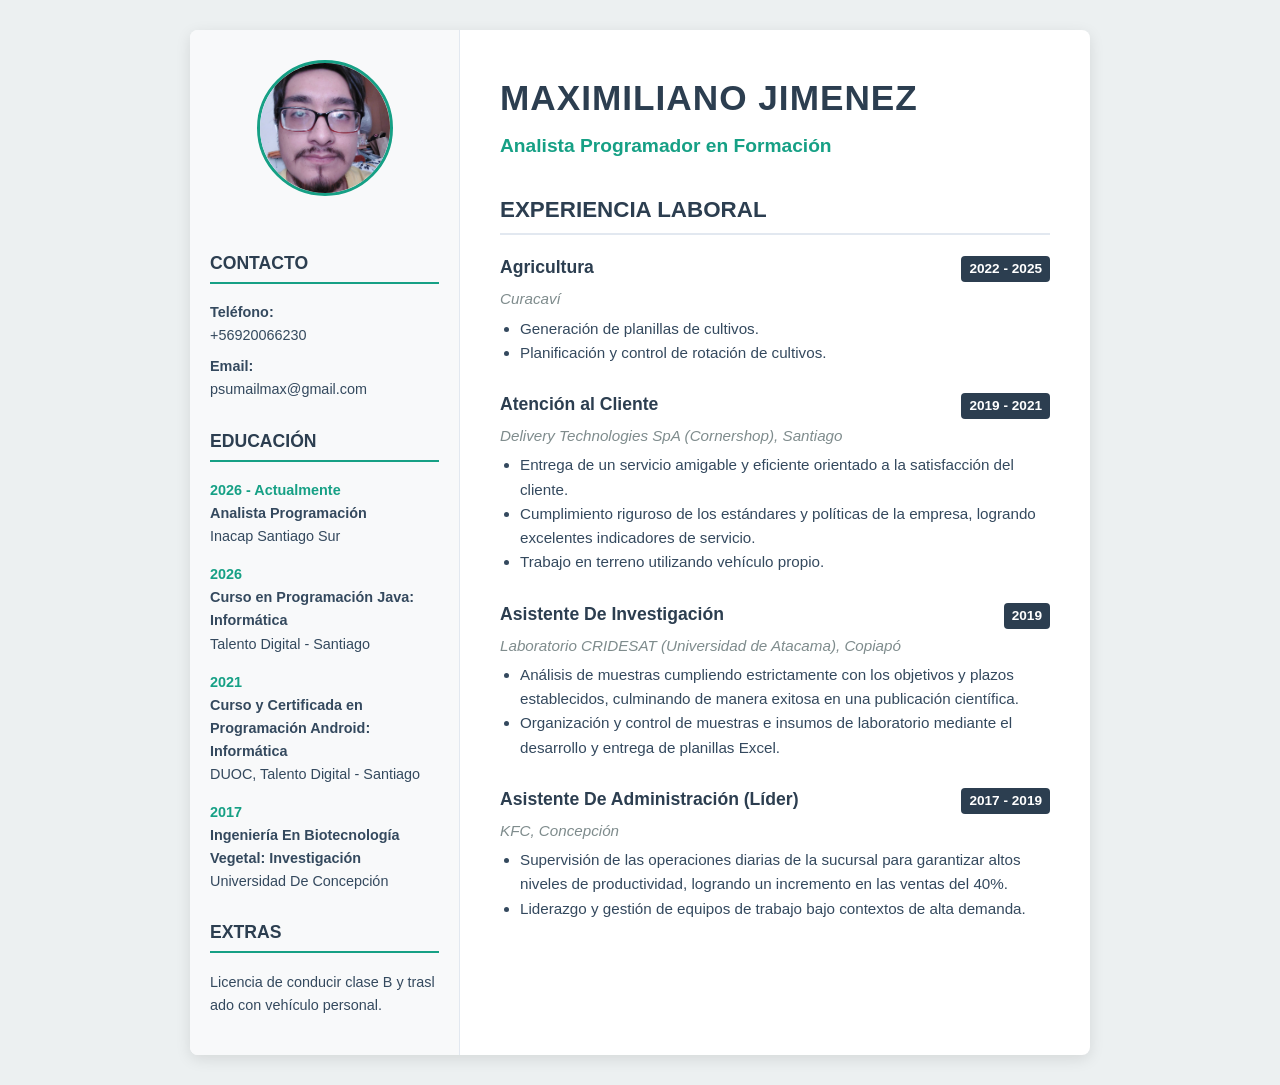
<file: modulo1_html_css_javascript_bootstrap/3-.Curriculo Vitae/curriculo/index.html>
<!DOCTYPE html>
<html lang="es">
<head>
    <meta charset="UTF-8">
    <meta name="viewport" content="width=device-width, initial-scale=1.0">
    <title>CV - Maximiliano Jimenez</title>
    <style>
        :root {
            --primary-color: #2c3e50;
            --secondary-color: #16a085;
            --text-color: #34495e;
            --bg-sidebar: #f8f9fa;
        }

        body {
            font-family: 'Segoe UI', Tahoma, Geneva, Verdana, sans-serif;
            line-height: 1.6;
            color: var(--text-color);
            margin: 0;
            padding: 0;
            background-color: #ecf0f1;
        }

        .cv-container {
            max-width: 900px;
            margin: 30px auto;
            background: #fff;
            display: grid;
            grid-template-columns: 30% 70%;
            box-shadow: 0 4px 15px rgba(0,0,0,0.1);
            border-radius: 8px;
            overflow: hidden;
        }

        /* Barra Lateral (Contacto y Educación) */
        .sidebar {
            background-color: var(--bg-sidebar);
            padding: 30px 20px;
            border-right: 1px solid #e2e8f0;
        }

        .profile-section {
            text-align: center;
            margin-bottom: 30px;
        }

        .profile-img {
            width: 130px;
            height: 130px;
            border-radius: 50%;
            object-fit: cover;
            border: 3px solid var(--secondary-color);
            margin-bottom: 15px;
        }

        .sidebar h3 {
            color: var(--primary-color);
            border-bottom: 2px solid var(--secondary-color);
            padding-bottom: 5px;
            margin-top: 25px;
            font-size: 1.1rem;
            text-transform: uppercase;
        }

        .contact-info p {
            font-size: 0.9rem;
            margin: 8px 0;
            word-break: break-all;
        }

        .contact-info a {
            color: var(--secondary-color);
            text-decoration: none;
        }

        .contact-info a:hover {
            text-decoration: underline;
        }

        /* Contenido Principal (Experiencia) */
        .main-content {
            padding: 40px;
        }

        .header-main h1 {
            font-size: 2.2rem;
            color: var(--primary-color);
            margin: 0 0 5px 0;
            text-transform: uppercase;
            letter-spacing: 1px;
        }

        .header-main .subtitle {
            font-size: 1.2rem;
            color: var(--secondary-color);
            margin: 0 0 30px 0;
            font-weight: 600;
        }

        .main-content h2 {
            color: var(--primary-color);
            border-bottom: 2px solid #e2e8f0;
            padding-bottom: 5px;
            margin-top: 30px;
            font-size: 1.4rem;
            text-transform: uppercase;
        }

        .timeline-item {
            margin-bottom: 25px;
        }

        .timeline-header {
            display: flex;
            justify-content: space-between;
            align-items: baseline;
            margin-bottom: 5px;
        }

        .job-title {
            font-weight: bold;
            font-size: 1.1rem;
            color: var(--primary-color);
        }

        .company-location {
            font-style: italic;
            color: #7f8c8d;
            font-size: 0.95rem;
        }

        .date-badge {
            background-color: var(--primary-color);
            color: #fff;
            padding: 2px 8px;
            border-radius: 4px;
            font-size: 0.85rem;
            font-weight: bold;
        }

        .timeline-item ul {
            margin: 5px 0 0 0;
            padding-left: 20px;
            font-size: 0.95rem;
        }

        .edu-item {
            margin-bottom: 15px;
            font-size: 0.9rem;
        }

        .edu-date {
            font-weight: bold;
            color: var(--secondary-color);
            display: block;
        }

        /* Adaptabilidad para pantallas móviles */
        @media (max-width: 768px) {
            .cv-container {
                grid-template-columns: 1fr;
            }
            .sidebar {
                border-right: none;
                border-bottom: 1px solid #e2e8f0;
            }
        }
    </style>
</head>
<body>

    <div class="cv-container">
        
        <aside class="sidebar">
            <div class="profile-section">
                <img src="../curriculo/assets/img/maximiliano.jpg" alt="Foto de perfil de Maximilia jimenez" class="profile-img" onerror="this.src='https://via.placeholder.com/150'">
            </div>

            <h3>Contacto</h3>
            <div class="contact-info">
                <p><strong>Teléfono:</strong><br>+56920066230</p>
                <p><strong>Email:</strong><br>psumailmax@gmail.com</p>

            </div>

            <h3>Educación</h3>
            <div class="edu-item">
                <span class="edu-date">2026 - Actualmente</span>
                <strong>Analista Programación</strong><br>
                Inacap Santiago Sur
            </div>
            <div class="edu-item">
                <span class="edu-date">2026</span>
                <strong>Curso en Programación Java: Informática</strong><br>
                Talento Digital - Santiago
            </div>
            <div class="edu-item">
                <span class="edu-date">2021</span>
                <strong>Curso y Certificada en Programación Android: Informática</strong><br>
                DUOC, Talento Digital - Santiago
            </div>
            <div class="edu-item">
                <span class="edu-date">2017</span>
                <strong>Ingeniería En Biotecnología Vegetal: Investigación</strong><br>
                Universidad De Concepción
            </div>

            <h3>Extras</h3>
            <div class="contact-info">
                <p>Licencia de conducir clase B y traslado con vehículo personal.</p>
            </div>
        </aside>

        <main class="main-content">
            <header class="header-main">
                <h1>Maximiliano Jimenez</h1>
                <div class="subtitle">Analista Programador en Formación</div>
            </header>

            <h2>Experiencia Laboral</h2>

            <div class="timeline-item">
                <div class="timeline-header">
                    <span class="job-title">Agricultura</span>
                    <span class="date-badge">2022 - 2025</span>
                </div>
                <div class="company-location">Curacaví</div>
                <ul>
                    <li>Generación de planillas de cultivos.</li>
                    <li>Planificación y control de rotación de cultivos.</li>
                </ul>
            </div>

            <div class="timeline-item">
                <div class="timeline-header">
                    <span class="job-title">Atención al Cliente</span>
                    <span class="date-badge">2019 - 2021</span>
                </div>
                <div class="company-location">Delivery Technologies SpA (Cornershop), Santiago</div>
                <ul>
                    <li>Entrega de un servicio amigable y eficiente orientado a la satisfacción del cliente.</li>
                    <li>Cumplimiento riguroso de los estándares y políticas de la empresa, logrando excelentes indicadores de servicio.</li>
                    <li>Trabajo en terreno utilizando vehículo propio.</li>
                </ul>
            </div>

            <div class="timeline-item">
                <div class="timeline-header">
                    <span class="job-title">Asistente De Investigación</span>
                    <span class="date-badge">2019</span>
                </div>
                <div class="company-location">Laboratorio CRIDESAT (Universidad de Atacama), Copiapó</div>
                <ul>
                    <li>Análisis de muestras cumpliendo estrictamente con los objetivos y plazos establecidos, culminando de manera exitosa en una publicación científica.</li>
                    <li>Organización y control de muestras e insumos de laboratorio mediante el desarrollo y entrega de planillas Excel.</li>
                </ul>
            </div>

            <div class="timeline-item">
                <div class="timeline-header">
                    <span class="job-title">Asistente De Administración (Líder)</span>
                    <span class="date-badge">2017 - 2019</span>
                </div>
                <div class="company-location">KFC, Concepción</div>
                <ul>
                    <li>Supervisión de las operaciones diarias de la sucursal para garantizar altos niveles de productividad, logrando un incremento en las ventas del 40%.</li>
                    <li>Liderazgo y gestión de equipos de trabajo bajo contextos de alta demanda.</li>
                </ul>
            </div>
        </main>

    </div>

</body>
</html>
</file>
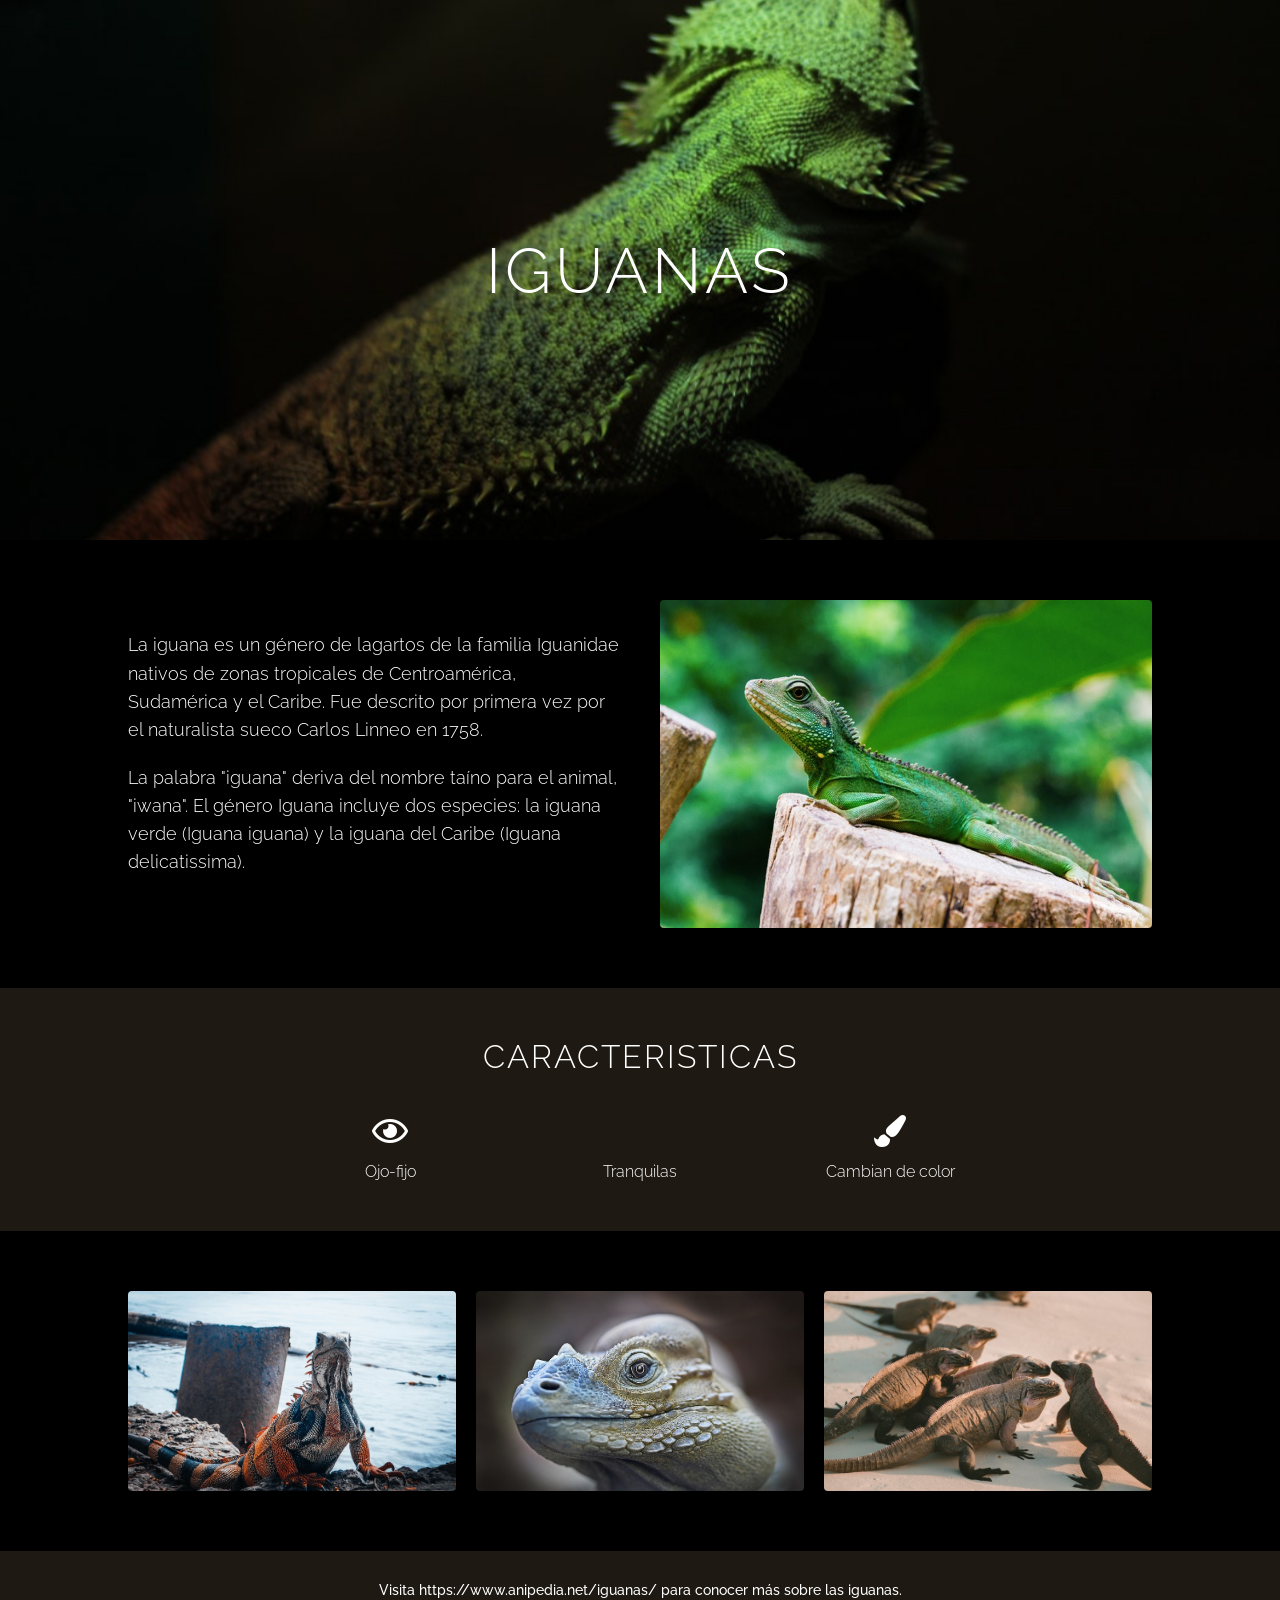
<file: modulo1_html_css_javascript_bootstrap/4-Iguana page/assets/index.html>
<!DOCTYPE html>
<html lang="es">
<head>
    <meta charset="UTF-8">
    <meta name="viewport" content="width=device-width, initial-scale=1.0">
    <title>Iguanas</title>
    <link rel="preconnect" href="https://fonts.googleapis.com">
    <link rel="preconnect" href="https://fonts.gstatic.com" crossorigin>
    <link href="https://fonts.googleapis.com/css2?family=Raleway:wght@300;500&display=swap" rel="stylesheet">
    <link rel="stylesheet" href="https://use.fontawesome.com/releases/v5.15.4/css/all.css" crossorigin="anonymous">
    <link rel="stylesheet" href="../assets/css/style.css">
</head>
<body>

    <header class="hero-section">
        <h1>IGUANAS</h1>
    </header>

    <section class="desc-section">
        <div class="desc-container">
            <div class="desc-text">
                <p>La iguana es un género de lagartos de la familia Iguanidae nativos de zonas tropicales de Centroamérica, Sudamérica y el Caribe. Fue descrito por primera vez por el naturalista sueco Carlos Linneo en 1758.</p>
                <p>La palabra "iguana" deriva del nombre taíno para el animal, "iwana". El género Iguana incluye dos especies: la iguana verde (Iguana iguana) y la iguana del Caribe (Iguana delicatissima).</p>
            </div>
            <div class="desc-img">
                <img src="../assets/img/iguana-1.jpg" alt="Iguana verde en un tronco">
            </div>
        </div>
    </section>

    <section class="icons-section">
        <h2>CARACTERISTICAS</h2>
        <div class="icons-container">
            <div class="icon-item">
                <i class="far fa-eye fa-2x"></i>
                <p>Ojo-fijo</p>
            </div>
            <div class="icon-item">
                <i class="fab fa-hand-peace fa-2x"></i>
                <p>Tranquilas</p>
            </div>
            <div class="icon-item">
                <i class="fas fa-paint-brush fa-2x"></i>
                <p>Cambian de color</p>
            </div>
        </div>
    </section>

    <section class="gallery-section">
        <div class="gallery-container">
            <img src="../assets/img/iguana-2.jpg" alt="Iguana 2">
            <img src="../assets/img/iguana-3.jpg" alt="Iguana 3">
            <img src="../assets/img/iguana-4.jpg" alt="Iguana 4">
        </div>
    </section>

    <footer class="footer">
        <p>Visita https://www.anipedia.net/iguanas/ para conocer más sobre las iguanas.</p>
    </footer>

</body>
</html>
</file>
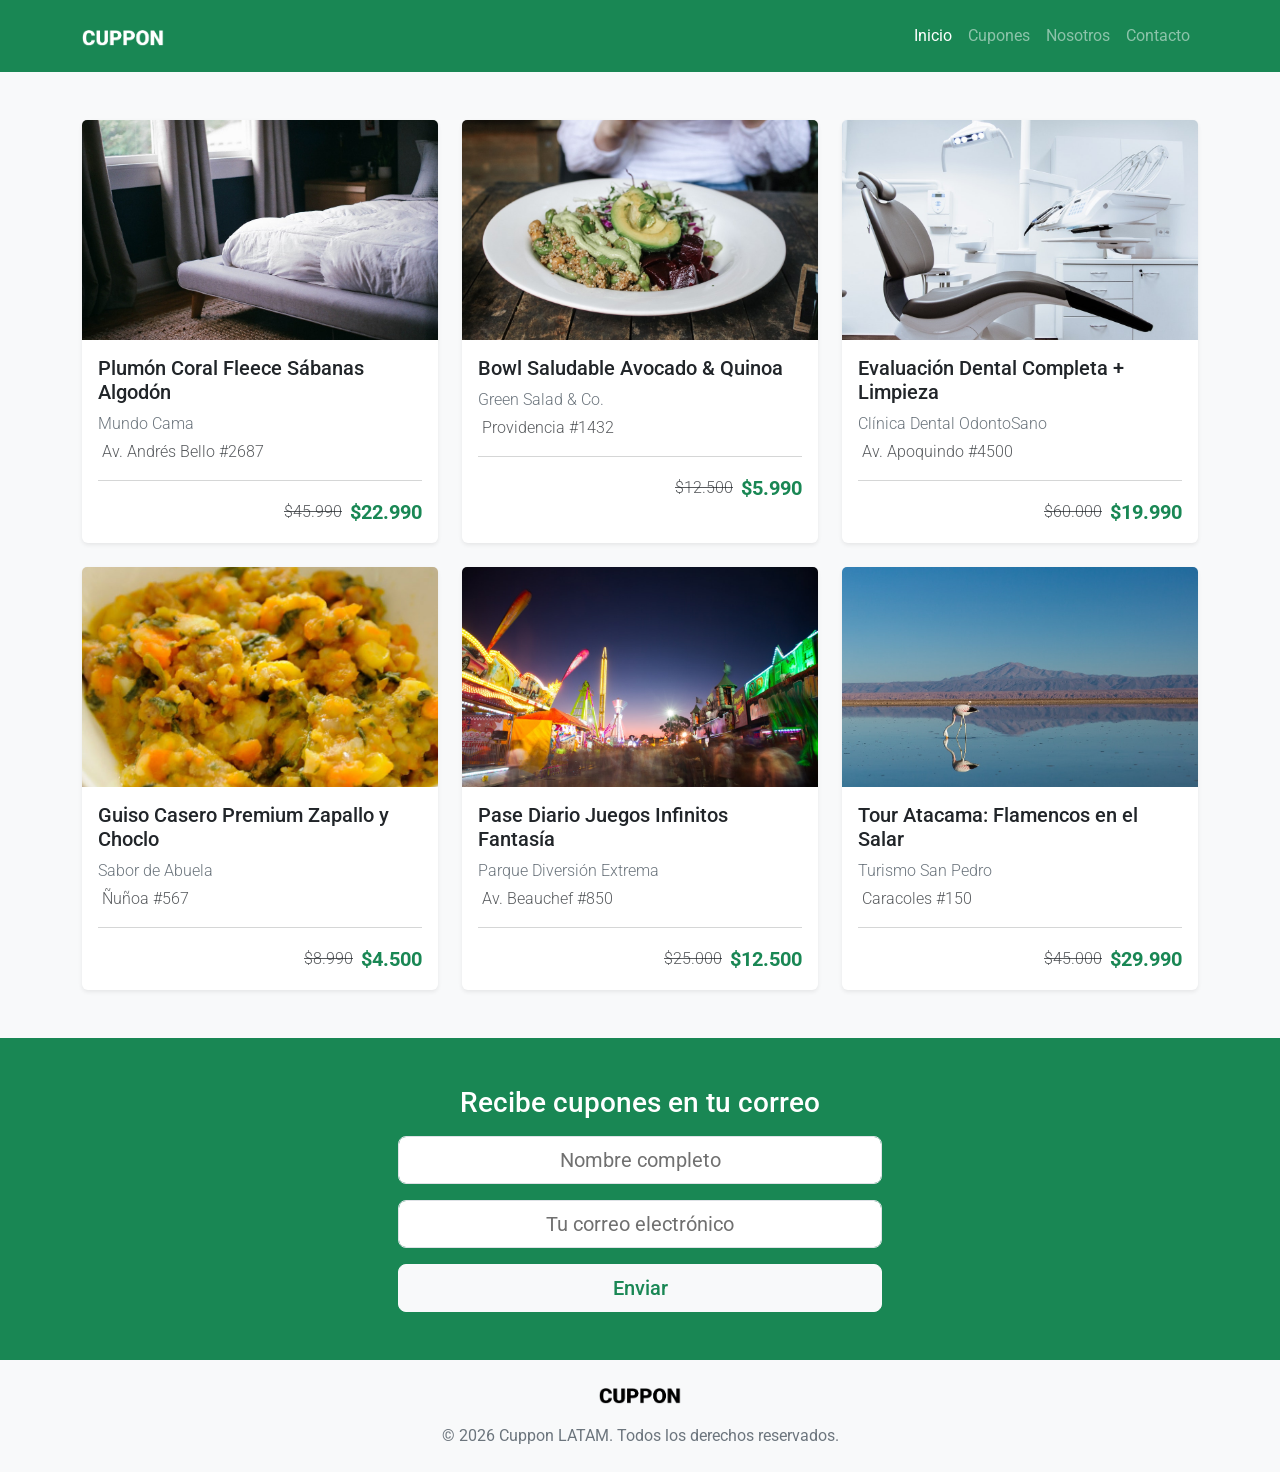
<file: modulo1_html_css_javascript_bootstrap/7-.Cuppon/actividad/index.html>
<!DOCTYPE html>
<html lang="en">
<head>
  <meta charset="UTF-8">
  <meta name="viewport" content="width=device-width, initial-scale=1.0">
  <title>Cuppon</title>
  <link rel="stylesheet" href="https://stackpath.bootstrapcdn.com/bootstrap/5.0.0-alpha1/css/bootstrap.min.css" integrity="sha384-r4NyP46KrjDleawBgD5tp8Y7UzmLA05oM1iAEQ17CSuDqnUK2+k9luXQOfXJCJ4I" crossorigin="anonymous">
  <script src="https://cdn.jsdelivr.net/npm/popper.js@1.16.0/dist/umd/popper.min.js" integrity="sha384-Q6E9RHvbIyZFJoft+2mJbHaEWldlvI9IOYy5n3zV9zzTtmI3UksdQRVvoxMfooAo" crossorigin="anonymous"></script>
  <script src="https://stackpath.bootstrapcdn.com/bootstrap/5.0.0-alpha1/js/bootstrap.min.js" integrity="sha384-oesi62hOLfzrys4LxRF63OJCXdXDipiYWBnvTl9Y9/TRlw5xlKIEHpNyvvDShgf/" crossorigin="anonymous"></script>
  <link rel="preconnect" href="https://fonts.googleapis.com">
  <link rel="preconnect" href="https://fonts.gstatic.com" crossorigin>
  <link href="https://fonts.googleapis.com/css2?family=Roboto:wght@300;500&display=swap" rel="stylesheet">
  <link rel="stylesheet" href="css/style.css">
</head>
<body>
<nav class="navbar navbar-expand-lg navbar-dark bg-success py-3">
        <div class="container">
            <!-- Logo principal blanco en pantallas grandes -->
            <a class="navbar-brand d-none d-lg-block" href="#">
                <img src="img/logo-white.png" alt="Cuppon Logo" height="24">
            </a>
            
            <!-- Botón del menú desplegable móvil -->
            <button class="navbar-toggler ms-auto" type="button" data-bs-toggle="collapse" data-bs-target="#navbarNav" aria-controls="navbarNav" aria-expanded="false" aria-label="Toggle navigation">
                <span class="navbar-toggler-icon"></span>
            </button>
            
            <!-- Menú desplegable -->
            <div class="collapse navbar-collapse" id="navbarNav">
                <!-- En la versión móvil colapsada, mostramos el logo-black de fondo dentro del menú -->
                <div class="d-lg-none text-center my-3">
                    <img src="img/logo-black.png" alt="Cuppon" height="30" class="bg-light p-2 rounded">
                </div>
                
                <ul class="navbar-nav ms-auto text-center">
                    <li class="nav-item">
                        <a class="nav-link active text-white" aria-current="page" href="#">Inicio</a>
                    </li>
                    <li class="nav-item">
                        <a class="nav-link text-white-50" href="#">Cupones</a>
                    </li>
                    <li class="nav-item">
                        <a class="nav-link text-white-50" href="#">Nosotros</a>
                    </li>
                    <li class="nav-item">
                        <a class="nav-link text-white-50" href="#">Contacto</a>
                    </li>
                </ul>
            </div>
        </div>
    </nav>

    <!-- 2. Sección de Cupones (Grilla adaptable: 1 col en móvil, 3 en escritorio) -->
    <main class="container my-5">
        <div class="row g-4">
            
            <!-- Card 1 -->
            <div class="col-12 col-md-4">
                <div class="card h-100 border-0 shadow-sm">
                    <img src="img/cupon-1.jpg" class="card-img-top" alt="Plumón Coral Fleece">
                    <div class="card-body">
                        <h5 class="card-title fw-medium">Plumón Coral Fleece Sábanas Algodón</h5>
                        <p class="card-text text-secondary mb-1">Mundo Cama</p>
                        <p class="card-text text-muted mb-3"><i class="fas fa-map-marker-alt me-1"></i>Av. Andrés Bello #2687</p>
                        <hr class="text-muted">
                        <div class="d-flex justify-content-end align-items-center">
                            <span class="text-decoration-line-through text-muted me-2">$45.990</span>
                            <span class="text-success fw-bold fs-5">$22.990</span>
                        </div>
                    </div>
                </div>
            </div>

            <!-- Card 2 -->
            <div class="col-12 col-md-4">
                <div class="card h-100 border-0 shadow-sm">
                    <img src="img/cupon-2.jpg" class="card-img-top" alt="Entrada para compartir">
                    <div class="card-body">
                        <h5 class="card-title fw-medium">Bowl Saludable Avocado & Quinoa</h5>
                        <p class="card-text text-secondary mb-1">Green Salad & Co.</p>
                        <p class="card-text text-muted mb-3"><i class="fas fa-map-marker-alt me-1"></i>Providencia #1432</p>
                        <hr class="text-muted">
                        <div class="d-flex justify-content-end align-items-center">
                            <span class="text-decoration-line-through text-muted me-2">$12.500</span>
                            <span class="text-success fw-bold fs-5">$5.990</span>
                        </div>
                    </div>
                </div>
            </div>

            <!-- Card 3 -->
            <div class="col-12 col-md-4">
                <div class="card h-100 border-0 shadow-sm">
                    <img src="img/cupon-3.jpg" class="card-img-top" alt="Clínica dental">
                    <div class="card-body">
                        <h5 class="card-title fw-medium">Evaluación Dental Completa + Limpieza</h5>
                        <p class="card-text text-secondary mb-1">Clínica Dental OdontoSano</p>
                        <p class="card-text text-muted mb-3"><i class="fas fa-map-marker-alt me-1"></i>Av. Apoquindo #4500</p>
                        <hr class="text-muted">
                        <div class="d-flex justify-content-end align-items-center">
                            <span class="text-decoration-line-through text-muted me-2">$60.000</span>
                            <span class="text-success fw-bold fs-5">$19.990</span>
                        </div>
                    </div>
                </div>
            </div>

            <!-- Card 4 -->
            <div class="col-12 col-md-4">
                <div class="card h-100 border-0 shadow-sm">
                    <img src="img/cupon-4.jpg" class="card-img-top" alt="Comida casera">
                    <div class="card-body">
                        <h5 class="card-title fw-medium">Guiso Casero Premium Zapallo y Choclo</h5>
                        <p class="card-text text-secondary mb-1">Sabor de Abuela</p>
                        <p class="card-text text-muted mb-3"><i class="fas fa-map-marker-alt me-1"></i>Ñuñoa #567</p>
                        <hr class="text-muted">
                        <div class="d-flex justify-content-end align-items-center">
                            <span class="text-decoration-line-through text-muted me-2">$8.990</span>
                            <span class="text-success fw-bold fs-5">$4.500</span>
                        </div>
                    </div>
                </div>
            </div>

            <!-- Card 5 -->
            <div class="col-12 col-md-4">
                <div class="card h-100 border-0 shadow-sm">
                    <img src="img/cupon-5.jpg" class="card-img-top" alt="Parque de diversiones">
                    <div class="card-body">
                        <h5 class="card-title fw-medium">Pase Diario Juegos Infinitos Fantasía</h5>
                        <p class="card-text text-secondary mb-1">Parque Diversión Extrema</p>
                        <p class="card-text text-muted mb-3"><i class="fas fa-map-marker-alt me-1"></i>Av. Beauchef #850</p>
                        <hr class="text-muted">
                        <div class="d-flex justify-content-end align-items-center">
                            <span class="text-decoration-line-through text-muted me-2">$25.000</span>
                            <span class="text-success fw-bold fs-5">$12.500</span>
                        </div>
                    </div>
                </div>
            </div>

            <!-- Card 6 -->
            <div class="col-12 col-md-4">
                <div class="card h-100 border-0 shadow-sm">
                    <img src="img/cupon-6.jpg" class="card-img-top" alt="Turismo San Pedro">
                    <div class="card-body">
                        <h5 class="card-title fw-medium">Tour Atacama: Flamencos en el Salar</h5>
                        <p class="card-text text-secondary mb-1">Turismo San Pedro</p>
                        <p class="card-text text-muted mb-3"><i class="fas fa-map-marker-alt me-1"></i>Caracoles #150</p>
                        <hr class="text-muted">
                        <div class="d-flex justify-content-end align-items-center">
                            <span class="text-decoration-line-through text-muted me-2">$45.000</span>
                            <span class="text-success fw-bold fs-5">$29.990</span>
                        </div>
                    </div>
                </div>
            </div>

        </div>
    </main>

    <!-- 3. Formulario (Fondo success / letras claras) -->
    <section class="bg-success text-white py-5">
        <div class="container text-center">
            <h3 class="fw-medium mb-3">Recibe cupones en tu correo</h3>
            <form class="row justify-content-center g-3 mx-auto" style="max-width: 500px;">
                <div class="col-12">
                    <input type="text" class="form-control form-control-lg text-center" placeholder="Nombre completo" required>
                </div>
                <div class="col-12">
                    <input type="email" class="form-control form-control-lg text-center" placeholder="Tu correo electrónico" required>
                </div>
                <div class="col-12">
                    <button type="submit" class="btn btn-light btn-lg w-100 fw-medium text-success">Enviar</button>
                </div>
            </form>
        </div>
    </section>

    <!-- 4. Footer -->
    <footer class="text-center py-4 bg-light text-secondary">
        <div class="container">
            <img src="img/logo-black.png" alt="Cuppon Black Logo" height="24" class="mb-3">
            <p class="mb-0">© 2026 Cuppon LATAM. Todos los derechos reservados.</p>
        </div>
    </footer>
</body>
</html>
</file>
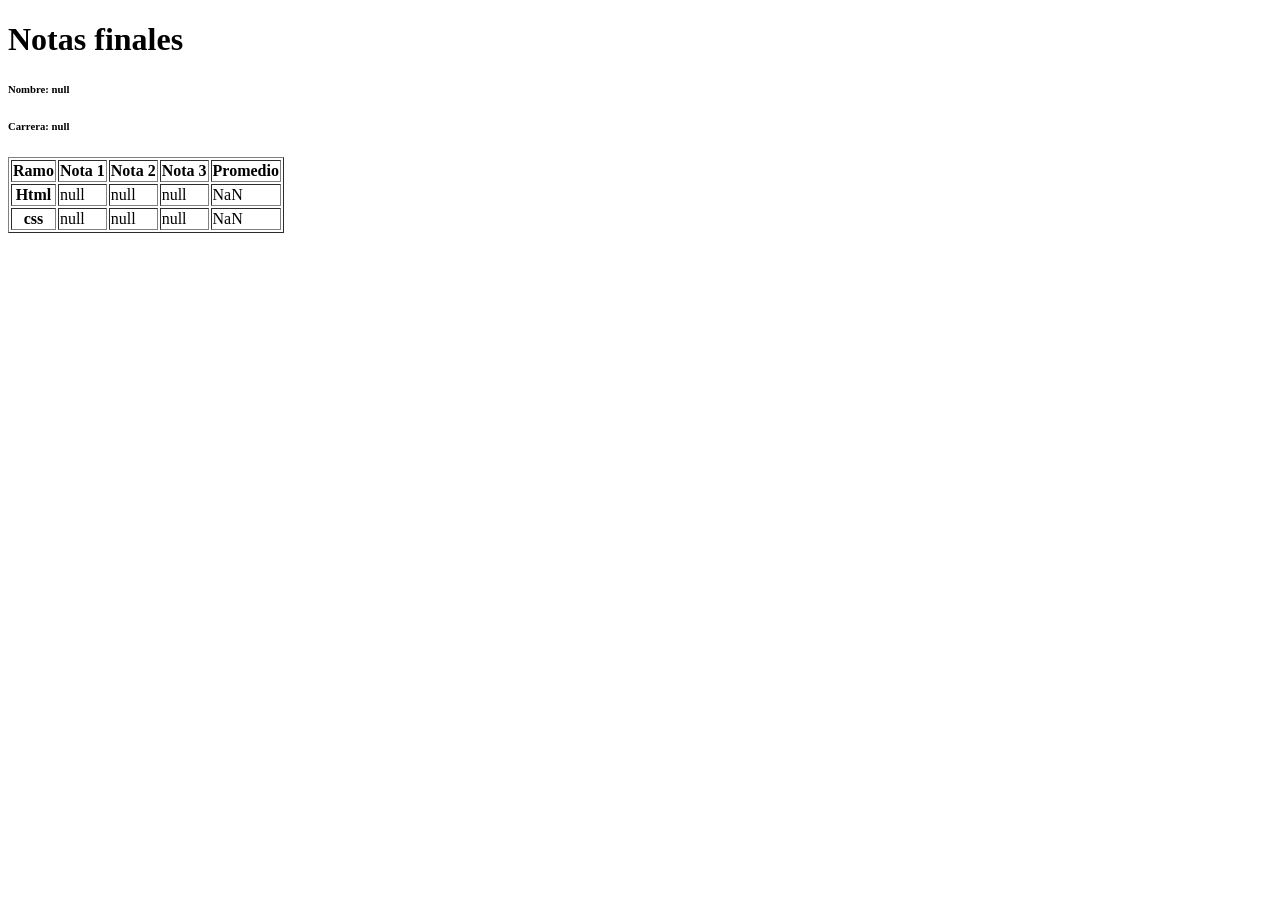
<file: modulo1_html_css_javascript_bootstrap/8-.Notasfinales/assets/index.html>
<!DOCTYPE html>
<html lang="en">
<head>
    <meta charset="UTF-8">
    <meta name="viewport" content="width=device-width, initial-scale=1.0">
    <title>Document</title>
    <script src="../assets/js/notas.js"></script>
</head>
<body>
    
</body>
</html>
</file>
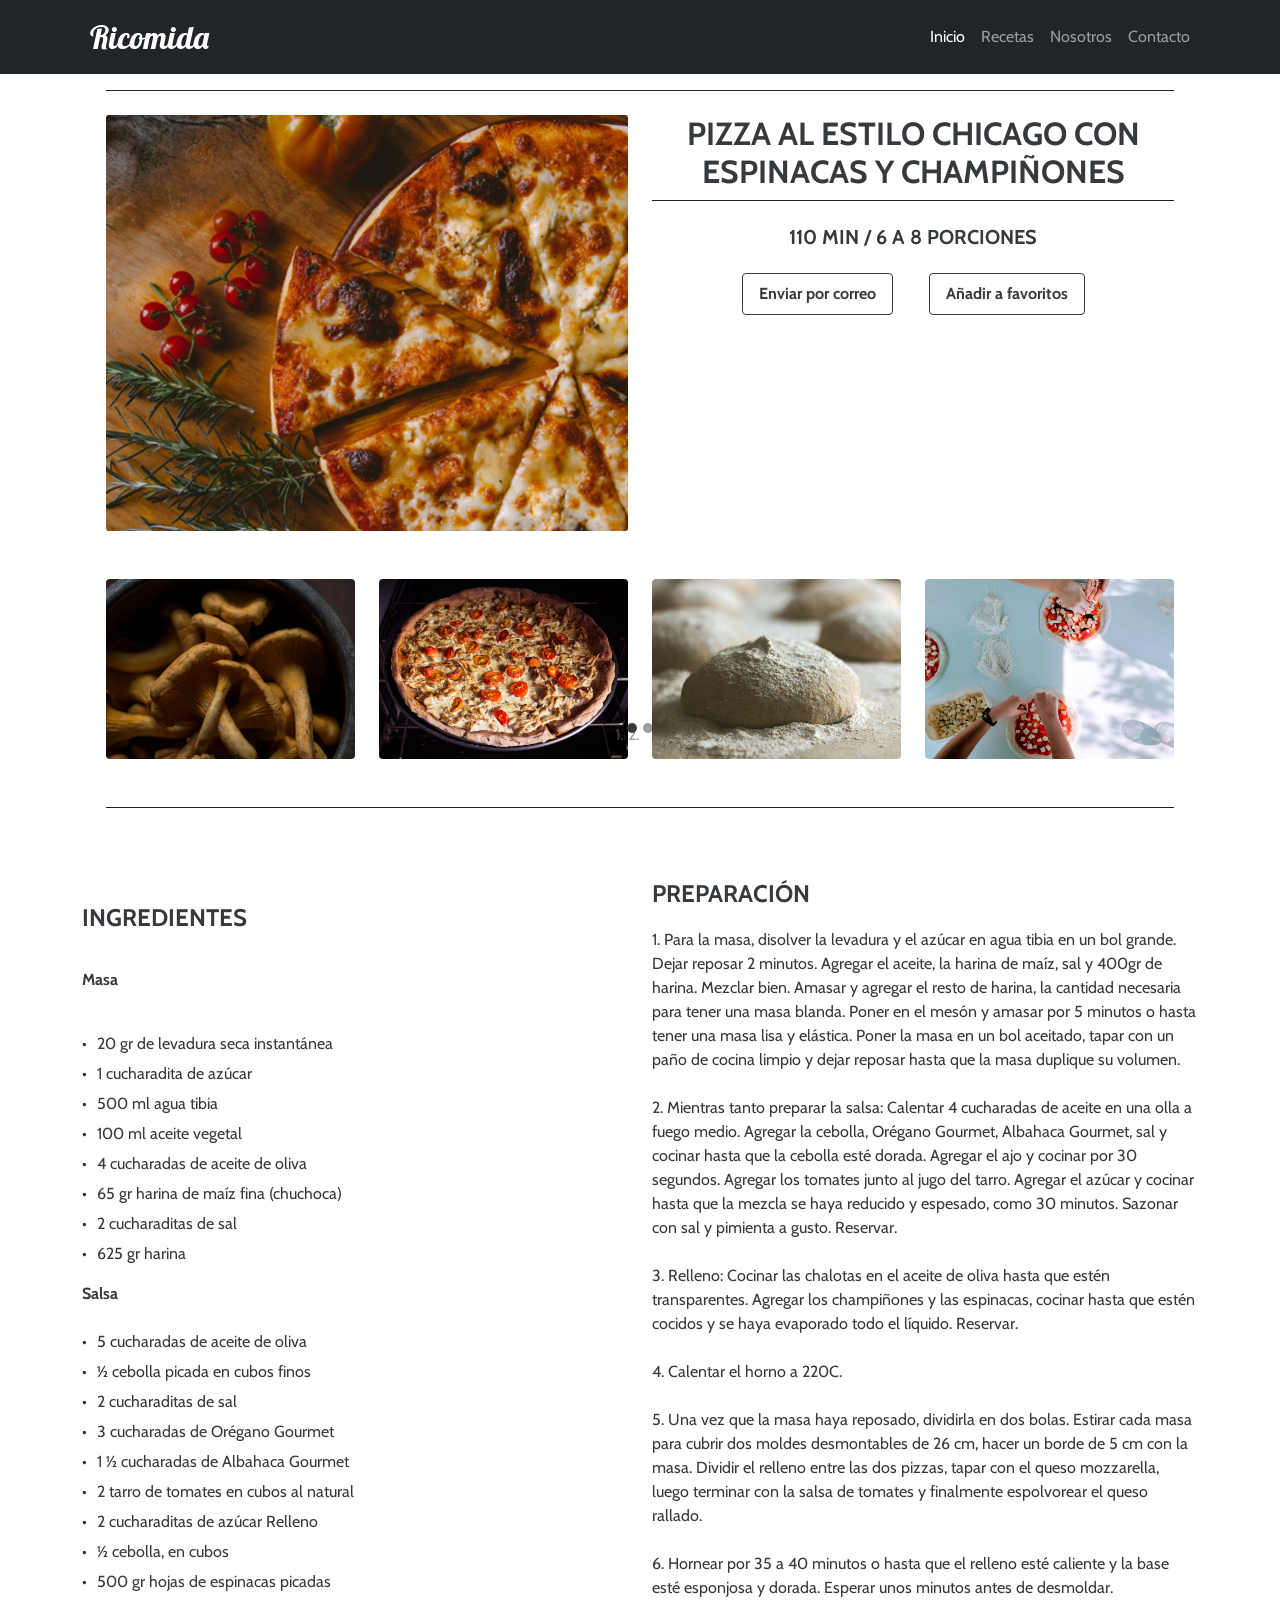
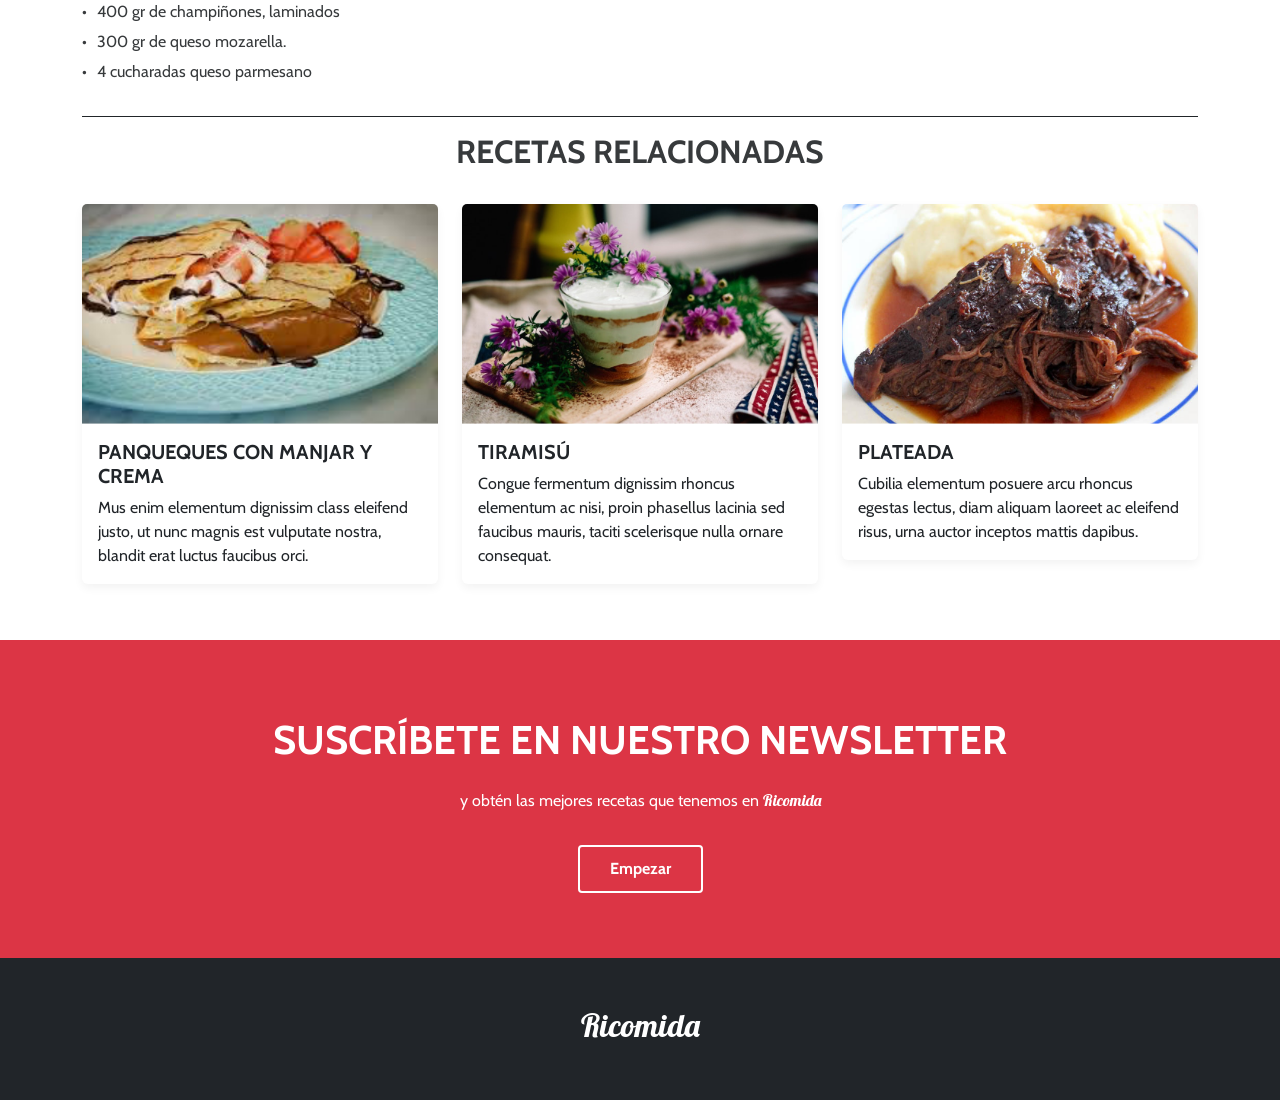
<file: modulo1_html_css_javascript_bootstrap/9-.Ricomida/assets/index.html>
<!DOCTYPE html>
<html lang="es">

<head>
    <meta charset="UTF-8">
    <meta name="viewport" content="width=device-width, initial-scale=1.0" />
    <meta http-equiv="X-UA-Compatible" content="IE=edge">
    <!-- Bootstrap 5.1.3 CSS -->
    <link href="https://cdn.jsdelivr.net/npm/bootstrap@5.1.3/dist/css/bootstrap.min.css" rel="stylesheet"
        integrity="sha384-1BmE4kWBq78iYhFldvKuhfTAU6auU8tT94WrHftjDbrCEXSU1oBoqyl2QvZ6jIW3" crossorigin="anonymous">
    <!-- Google Fonts: Cabin & Lobster -->
    <link href="https://fonts.googleapis.com/css?family=Cabin:400,700&display=swap" rel="stylesheet">
    <link href="https://fonts.googleapis.com/css?family=Lobster&display=swap" rel="stylesheet">
    <!-- Custom CSS -->
    <link rel="stylesheet" href="../assets/css/style.css">
    <title>Ricomida</title>
</head>

<body>
    <!-- Navbar -->
    <nav class="navbar navbar-expand-lg navbar-dark bg-dark text-white px-4">
        <div class="container">
            <a class="navbar-brand ms-2 nav_titulo" href="#">Ricomida</a>
            <button class="navbar-toggler boton" type="button" data-bs-toggle="collapse"
                data-bs-target="#navbarNavAltMarkup" aria-controls="navbarNavAltMarkup" aria-expanded="false"
                aria-label="Toggle navigation">
                <span class="navbar-toggler-icon"></span>
            </button>
            <div class="collapse navbar-collapse" id="navbarNavAltMarkup">
                <div class="navbar-nav ms-auto">
                    <a class="nav-item nav-link active" href="#">Inicio</a>
                    <a class="nav-item nav-link" href="#">Recetas</a>
                    <a class="nav-item nav-link" href="#">Nosotros</a>
                    <a class="nav-item nav-link" href="#">Contacto</a>
                </div>
            </div>
        </div>
    </nav>

    <main class="container">
        <!-- Header / Receta Principal -->
        <header class="header_class my-3 border-top border-dark pt-4 mx-4">
            <div class="row">
                <div class="col-xs-12 col-sm-12 col-md-12 col-lg-6 col-xl-6">
                    <img src="../assets/img/principal.jpg" alt="pizza" class="img-fluid">
                </div>
                <div class="col-xs-12 col-sm-12 col-md-12 col-lg-6 col-xl-6 header_texto">
                    <div>
                        <h2 class="text-center fw-bold">PIZZA AL ESTILO CHICAGO CON ESPINACAS Y CHAMPIÑONES</h2>
                    </div>
                    <div class="text-center border-top border-dark">
                        <h5 class="text-center my-4 fw-bold">110 MIN / 6 A 8 PORCIONES</h5>
                        <div class="header_botones">
                            <button id="enviarCorreo" class="btn header_boton me-3 d-inline-block"
                                data-bs-toggle="tooltip" data-bs-placement="bottom"
                                title="Presiona para enviar tu correo">Enviar por correo</button>
                            <button class="btn header_boton ms-3 d-inline-block" data-bs-toggle="tooltip"
                                data-bs-placement="right" title="Agrega esta receta a tus favoritos">Añadir a
                                favoritos</button>
                        </div>
                    </div>
                </div>
            </div>
        </header>

        <!-- Carrusel de imágenes (Oculto en móvil) -->
        <section class="seccion_carrusel my-5 d-none d-sm-none d-md-block d-lg-block d-xl-block mx-4 border-dark border-bottom pb-5">
            <div id="carouselExampleIndicators" class="carousel slide" data-bs-ride="carousel">
                <ol class="carousel-indicators">
                    <li data-bs-target="#carouselExampleIndicators" data-bs-slide-to="0" class="active"></li>
                    <li data-bs-target="#carouselExampleIndicators" data-bs-slide-to="1"></li>
                </ol>
                <div class="carousel-inner text-dark">
                    <!-- Primer Slide -->
                    <div class="carousel-item active">
                        <div class="row">
                            <div class="col-md-3 col-lg-3 col-xl-3">
                                <img src="../assets/img/slider-1.png" class="img-fluid" alt="slider-1">
                            </div>
                            <div class="col-md-3 col-lg-3 col-xl-3">
                                <img src="../assets/img/slider-2.png" class="img-fluid" alt="slider-2">
                            </div>
                            <div class="col-md-3 col-lg-3 col-xl-3">
                                <img src="../assets/img/slider-3.png" class="img-fluid" alt="slider-3">
                            </div>
                            <div class="col-md-3 col-lg-3 col-xl-3">
                                <img src="../assets/img/slider-4.png" class="img-fluid" alt="slider-4">
                            </div>
                        </div>
                    </div>
                    <!-- Segundo Slide (Con tus imágenes cargadas actualizadas) -->
                    <div class="carousel-item text-dark">
                        <div class="row">
                            <div class="col-md-3 col-lg-3 col-xl-3">
                                <img src="../assets/img/slider-5.png" class="img-fluid" alt="slider-5">
                            </div>
                            <div class="col-md-3 col-lg-3 col-xl-3">
                                <img src="../assets/img/slider-6.png" class="img-fluid" alt="slider-6">
                            </div>
                            <div class="col-md-3 col-lg-3 col-xl-3">
                                <img src="../assets/img/slider-7.png" class="img-fluid" alt="slider-7">
                            </div>
                            <div class="col-md-3 col-lg-3 col-xl-3">
                                <img src="../assets/img/slider-8.png" class="img-fluid" alt="slider-8">
                            </div>
                        </div>
                    </div>
                </div>
            </div>
        </section>

        <!-- Sección Ingredientes y Preparación -->
        <section class="section_ingre_prepa">
            <div class="row">
                <div class="col-xs-12 col-sm-12 col-md-12 col-lg-6 col-xl-6 seccion_ingredientes">
                    <h4 class="pt-5 fw-bold pb-1">INGREDIENTES</h4>
                    <p class="py-4 fw-bold">Masa</p>
                    <ul class="ps-0">
                        <li>20 gr de levadura seca instantánea</li>
                        <li>1 cucharadita de azúcar</li>
                        <li>500 ml agua tibia</li>
                        <li>100 ml aceite vegetal</li>
                        <li>4 cucharadas de aceite de oliva</li>
                        <li>65 gr harina de maíz fina (chuchoca)</li>
                        <li>2 cucharaditas de sal</li>
                        <li>625 gr harina</li>
                    </ul>
                    <p class="fw-bold">Salsa</p>
                    <ul class="ps-0 pt-2">
                        <li>5 cucharadas de aceite de oliva</li>
                        <li>½ cebolla picada en cubos finos</li>
                        <li>2 cucharaditas de sal</li>
                        <li>3 cucharadas de Orégano Gourmet</li>
                        <li>1 ½ cucharadas de Albahaca Gourmet</li>
                        <li>2 tarro de tomates en cubos al natural</li>
                        <li>2 cucharaditas de azúcar Relleno</li>
                        <li>½ cebolla, en cubos</li>
                        <li>500 gr hojas de espinacas picadas</li>
                        <li>400 gr de champiñones, laminados</li>
                        <li>300 gr de queso mozarella.</li>
                        <li>4 cucharadas queso parmesano</li>
                    </ul>
                </div>
                <div class="col-xs-12 col-sm-12 col-md-12 col-lg-6 col-xl-6">
                    <h4 class="pt-4 fw-bold pb-1">PREPARACIÓN</h4>
                    <p class="pt-2">1. Para la masa, disolver la levadura y el azúcar en agua tibia en un bol grande. Dejar reposar 2 minutos. Agregar el aceite, la harina de maíz, sal y 400gr de harina. Mezclar bien. Amasar y agregar el resto de harina, la cantidad necesaria para tener una masa blanda. Poner en el mesón y amasar por 5 minutos o hasta tener una masa lisa y elástica. Poner la masa en un bol aceitado, tapar con un paño de cocina limpio y dejar reposar hasta que la masa duplique su volumen.</p>
                    <p class="pt-2">2. Mientras tanto preparar la salsa: Calentar 4 cucharadas de aceite en una olla a fuego medio. Agregar la cebolla, Orégano Gourmet, Albahaca Gourmet, sal y cocinar hasta que la cebolla esté dorada. Agregar el ajo y cocinar por 30 segundos. Agregar los tomates junto al jugo del tarro. Agregar el azúcar y cocinar hasta que la mezcla se haya reducido y espesado, como 30 minutos. Sazonar con sal y pimienta a gusto. Reservar.</p>
                    <p class="pt-2">3. Relleno: Cocinar las chalotas en el aceite de oliva hasta que estén transparentes. Agregar los champiñones y las espinacas, cocinar hasta que estén cocidos y se haya evaporado todo el líquido. Reservar.</p>
                    <p class="pt-2">4. Calentar el horno a 220C.</p>
                    <p class="pt-2">5. Una vez que la masa haya reposado, dividirla en dos bolas. Estirar cada masa para cubrir dos moldes desmontables de 26 cm, hacer un borde de 5 cm con la masa. Dividir el relleno entre las dos pizzas, tapar con el queso mozzarella, luego terminar con la salsa de tomates y finalmente espolvorear el queso rallado.</p>
                    <p class="pt-2">6. Hornear por 35 a 40 minutos o hasta que el relleno esté caliente y la base esté esponjosa y dorada. Esperar unos minutos antes de desmoldar.</p>
                </div>
            </div>
        </section>

        <!-- Recetas Relacionadas -->
        <section class="seccion_recetas py-3 my-3 border-dark border-top">
            <h2 class="text-center fw-bold">RECETAS RELACIONADAS</h2>
            <div class="row">
                <article class="col-xs-12 col-sm-12 col-md-6 col-lg-4 col-xl-4 my-4">
                    <div class="card">
                        <img src="../assets/img/recipe-card-1.png" class="card-img-top" alt="recipe-card-1">
                        <div class="card-body">
                            <h5 class="card-title">PANQUEQUES CON MANJAR Y CREMA</h5>
                            <p class="card-text">Mus enim elementum dignissim class eleifend justo, ut nunc magnis est vulputate nostra, blandit erat luctus faucibus orci.</p>
                        </div>
                    </div>
                </article>
                <article class="col-xs-12 col-sm-12 col-md-6 col-lg-4 col-xl-4 my-4">
                    <div class="card">
                        <img src="../assets/img/recipe-card-2.png" class="card-img-top" alt="recipe-card-2">
                        <div class="card-body">
                            <h5 class="card-title">TIRAMISÚ</h5>
                            <p class="card-text">Congue fermentum dignissim rhoncus elementum ac nisi, proin phasellus lacinia sed faucibus mauris, taciti scelerisque nulla ornare consequat.</p>
                        </div>
                    </div>
                </article>
                <article class="col-xs-12 col-sm-12 col-md-6 col-lg-4 col-xl-4 my-4">
                    <div class="card">
                        <img src="../assets/img/recipe-card-3.png" class="card-img-top" alt="recipe-card-3">
                        <div class="card-body">
                            <h5 class="card-title">PLATEADA</h5>
                            <p class="card-text">Cubilia elementum posuere arcu rhoncus egestas lectus, diam aliquam laoreet ac eleifend risus, urna auctor inceptos mattis dapibus.</p>
                        </div>
                    </div>
                </article>
            </div>
        </section>
    </main>

    <!-- Newsletter -->
    <section class="seccion_newslatter container-fluid bg-danger text-center text-white px-4">
        <h1 class="pt-3 fw-bold">SUSCRÍBETE EN NUESTRO NEWSLETTER</h1>
        <p class="fw-lighter mx-4 pt-3">y obtén las mejores recetas que tenemos en <span>Ricomida</span></p>
        <button class="btn seccion_newslatter_boton text-white mt-3" data-bs-toggle="tooltip" data-bs-placement="top"
            title="Enviar comentario">Empezar</button>
    </section>

    <!-- Footer -->
    <footer class="bg-dark p-5">
        <h2 class="text-white text-center">Ricomida</h2>
    </footer>

    <!-- jQuery CDN -->
    <script src="https://code.jquery.com/jquery-3.6.0.js"
        integrity="sha256-H+K7U5CnXl1h5ywQfKtSj8PCmoN9aaq30gDh27Xc0jk=" crossorigin="anonymous"></script>
    <!-- Bootstrap Bundle with Popper (Para tooltips de Bootstrap) -->
    <script src="https://cdn.jsdelivr.net/npm/bootstrap@5.1.3/dist/js/bootstrap.bundle.min.js"
        integrity="sha384-ka7Sk0Gln4gmtz2MlQnikT1wXgYsOg+OMhuP+IlRH9sENBO0LRn5q+8nbTov4+1p"
        crossorigin="anonymous"></script>
    <!-- Custom JS -->
    <script src="../assets/js/script.js"></script>
</body>

</html>
</file>
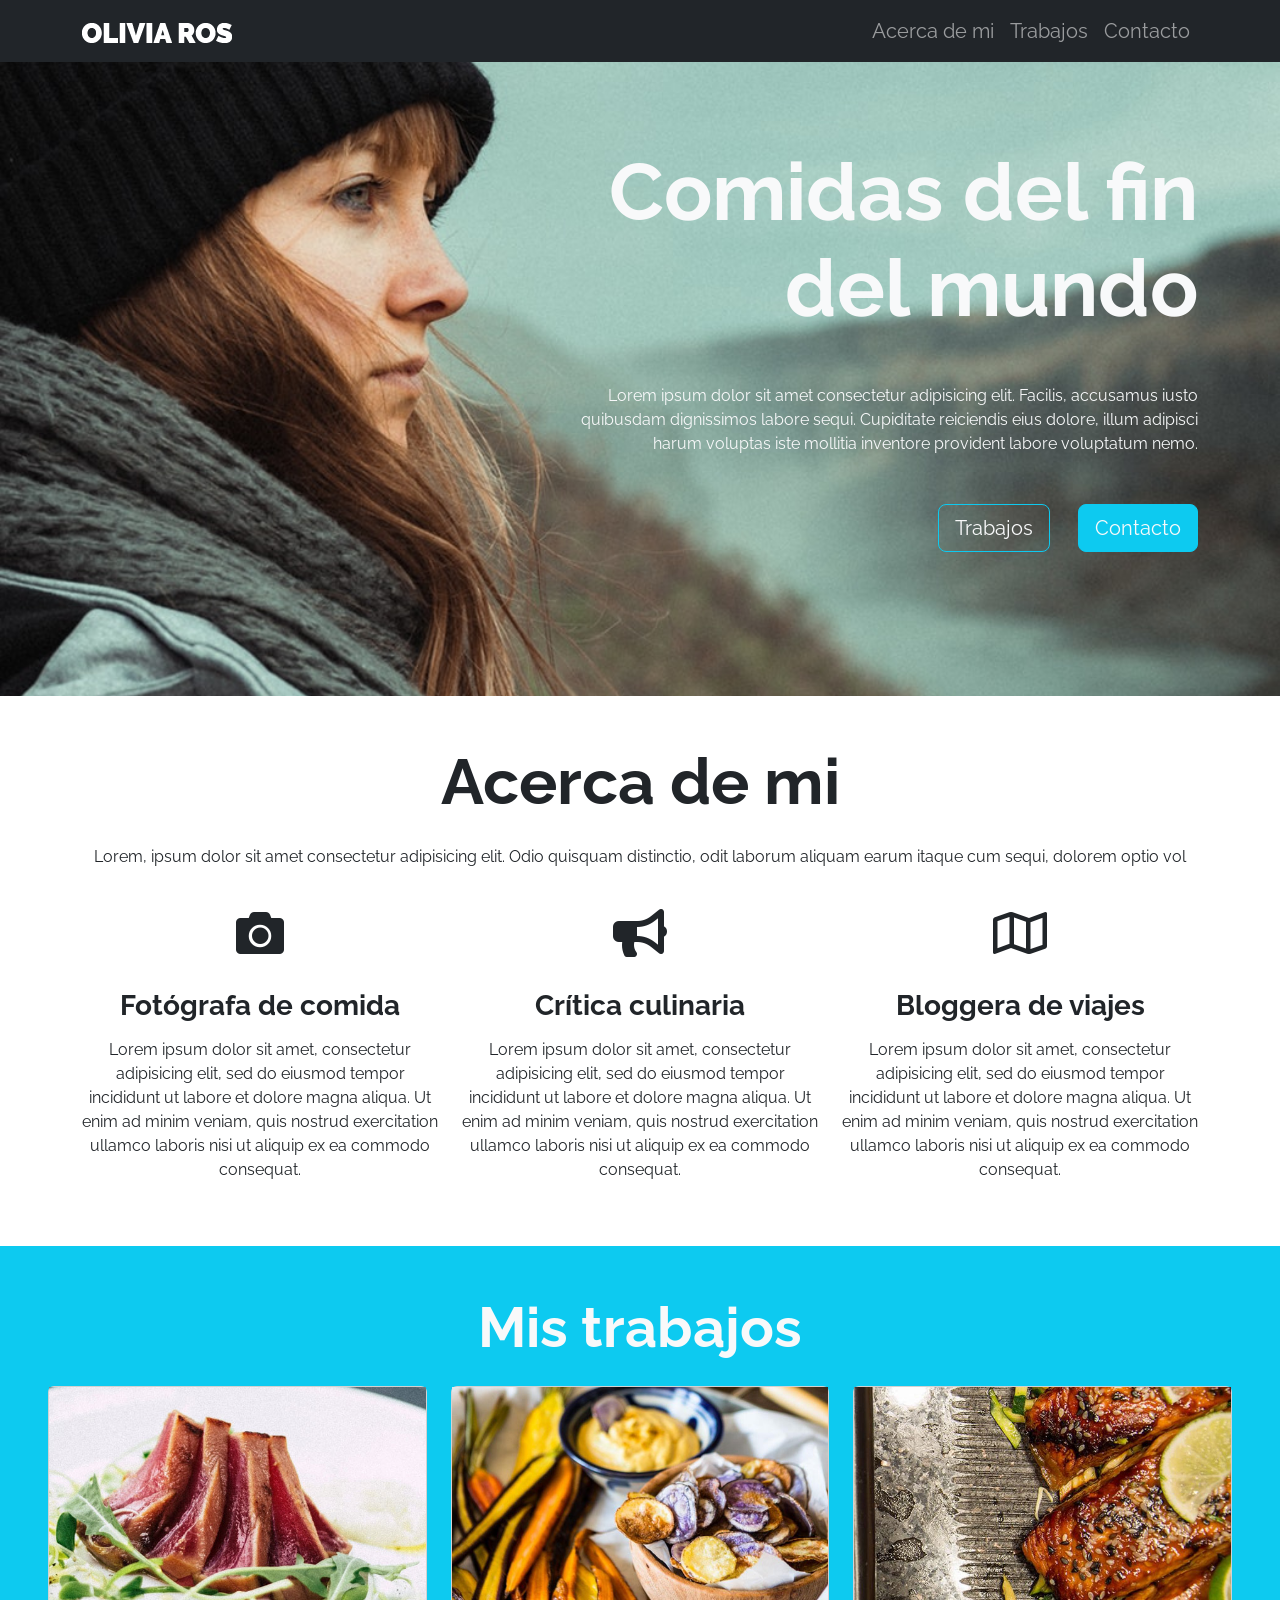
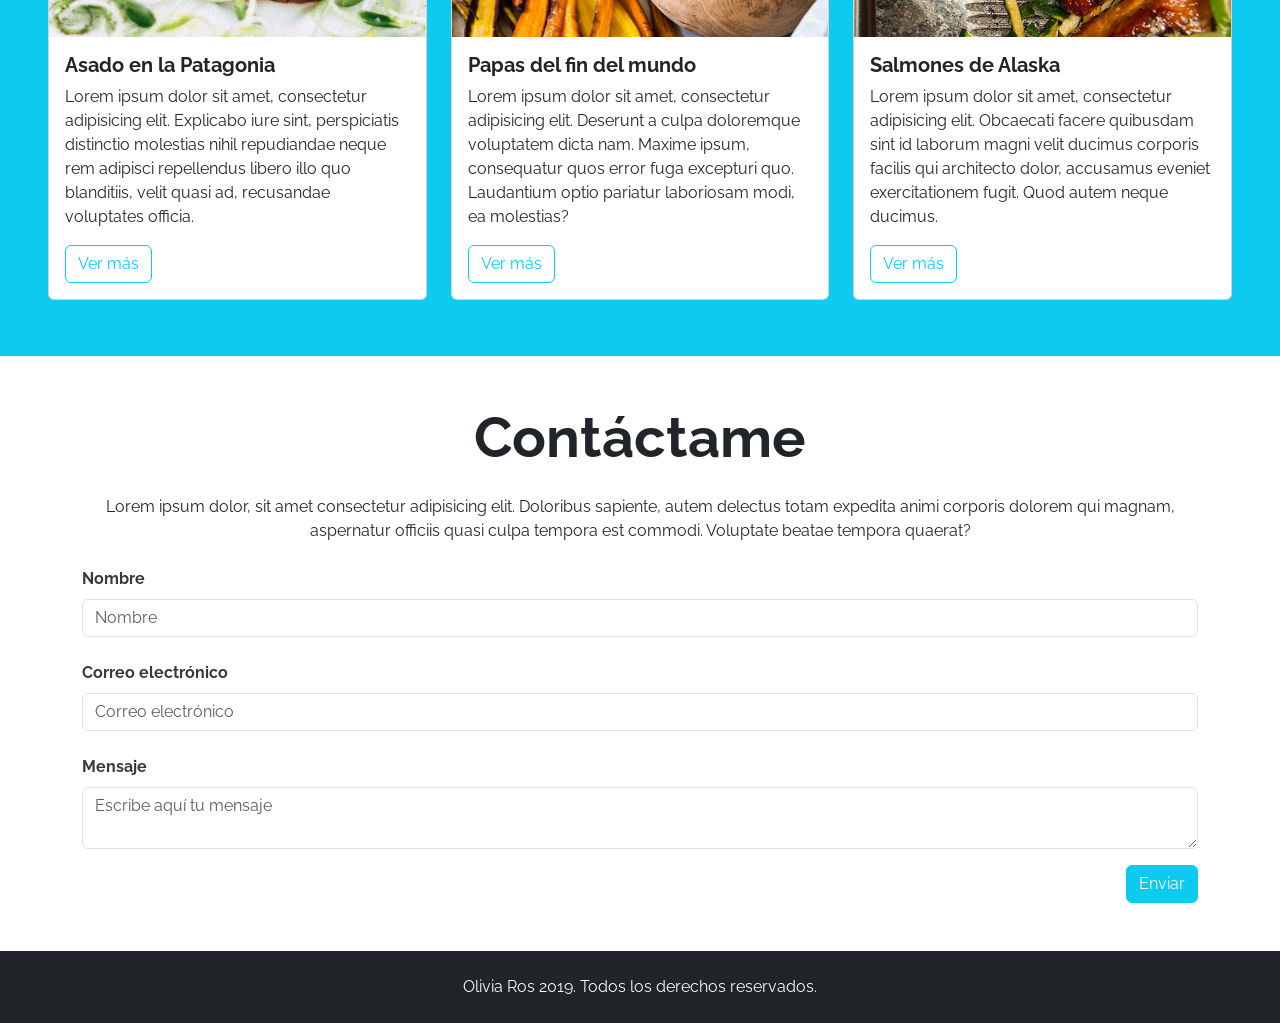
<file: modulo1_html_css_javascript_bootstrap/6-.Olivia Ros/Olivia/Olivia/index.html>
<!DOCTYPE html>
<html lang="en">

<head>
    <meta charset="UTF-8">
    <meta name="viewport" content="width=device-width, initial-scale=1.0">
    <link rel="preconnect" href="https://fonts.googleapis.com">
    <link rel="preconnect" href="https://fonts.gstatic.com" crossorigin>
    <link href="https://fonts.googleapis.com/css2?family=Raleway:wght@400;700&display=swap" rel="stylesheet">
    <link href="https://cdn.jsdelivr.net/npm/bootstrap@5.1.3/dist/css/bootstrap.min.css" rel="stylesheet"
        integrity="sha384-1BmE4kWBq78iYhFldvKuhfTAU6auU8tT94WrHftjDbrCEXSU1oBoqyl2QvZ6jIW3" crossorigin="anonymous">
    <title>Olivia Ros</title>
    <link rel="stylesheet" href="https://cdnjs.cloudflare.com/ajax/libs/font-awesome/5.9.0/css/all.min.css"
        integrity="sha512-q3eWabyZPc1XTCmF+8/LuE1ozpg5xxn7iO89yfSOd5/oKvyqLngoNGsx8jq92Y8eXJ/IRxQbEC+FGSYxtk2oiw=="
        crossorigin="anonymous" referrerpolicy="no-referrer" />
    <link rel="stylesheet" href="assets/css/estilos.css">
    <script src="https://cdn.jsdelivr.net/npm/bootstrap@5.1.3/dist/js/bootstrap.bundle.min.js"
        integrity="sha384-ka7Sk0Gln4gmtz2MlQnikT1wXgYsOg+OMhuP+IlRH9sENBO0LRn5q+8nbTov4+1p"
        crossorigin="anonymous"></script>
</head>

<body>
    <nav class="navbar navbar-expand-lg navbar-dark bg-dark fixed-top">
        <div class="container">
            <a class="navbar-brand" href="#">
                <img src="assets/img/logo.png" class="img-fluid">
            </a>
            <button class="navbar-toggler" type="button" data-bs-toggle="collapse"
                aria-controls="navbarSupportedContent" aria-expanded="false" aria-label="Toggle navigation">
                <span class="navbar-toggler-icon"></span>
            </button>
            <div class="collapse navbar-collapse" id="navbarSupportedContent">
                <ul class="navbar-nav ms-auto mb-2 mb-lg-0 fs-5">
                    <li class="nav-item">
                        <a class="nav-link" href="#">Acerca de mi</a>
                    </li>
                    <li class="nav-item">
                        <a class="nav-link" href="#">Trabajos</a>
                    </li>
                    <li class="nav-item">
                        <a class="nav-link" href="#">Contacto</a>
                    </li>

                </ul>

            </div>
        </div>
    </nav>

    <header id="Hero-Section" class="text-light text-end py-5 mt-5">
        <div class="container">
            <div class="ms-auto col-12 col-md-7 ">
                <h1 class="display-1 fw-bold my-5">
                    Comidas del fin <br> del mundo
                </h1>
                <p class="my-5">
                    Lorem ipsum dolor sit amet consectetur adipisicing elit. Facilis, accusamus iusto quibusdam
                    dignissimos labore sequi. Cupiditate reiciendis eius dolore, illum adipisci harum voluptas iste
                    mollitia inventore provident labore voluptatum nemo.
                </p>
                <div class="mb-5 pb-5">
                    <button class="btn btn-lg btn-outline-info text-light me-4">Trabajos</button>
                    <button class="btn btn-lg btn-info text-light">Contacto</button>
                </div>
            </div>
        </div>
    </header>


    <section id="Acerca-de-mi" class="container text-center my-5">


        <h2 class="display-3 fw-bold my-4">Acerca de mi</h2>

        <p class="my-4">
            Lorem, ipsum dolor sit amet consectetur adipisicing elit. Odio quisquam distinctio, odit laborum aliquam
            earum itaque cum sequi, dolorem optio vol
        </p>


        <div class="row">
            <div class="col-12 col-md-4">
                <i class="fas fa-camera fa-3x my-3"></i>
                <h3 class="my-3 fw-bold">Fotógrafa de comida</h3>
                <p class="my-3">
                    Lorem ipsum dolor sit amet, consectetur adipisicing elit, sed do
                    eiusmod tempor incididunt ut labore et dolore magna aliqua. Ut enim
                    ad minim veniam, quis nostrud exercitation ullamco laboris nisi ut
                    aliquip ex ea commodo consequat.
                </p>
            </div>
            <div class="col-12 col-md-4">
                <i class="fas fa-bullhorn fa-3x my-3"></i>
                <h3 class="my-3 fw-bold">Crítica culinaria</h3>
                <p class="my-3">
                    Lorem ipsum dolor sit amet, consectetur adipisicing elit, sed do
                    eiusmod tempor incididunt ut labore et dolore magna aliqua. Ut enim
                    ad minim veniam, quis nostrud exercitation ullamco laboris nisi ut
                    aliquip ex ea commodo consequat.
                </p>
            </div>
            <div class="col-12 col-md-4">
                <i class="far fa-map fa-3x my-3"></i>
                <h3 class="my-3 fw-bold">Bloggera de viajes</h3>
                <p class="my-3">
                    Lorem ipsum dolor sit amet, consectetur adipisicing elit, sed do
                    eiusmod tempor incididunt ut labore et dolore magna aliqua. Ut enim
                    ad minim veniam, quis nostrud exercitation ullamco laboris nisi ut
                    aliquip ex ea commodo consequat.
                </p>
            </div>
        </div>
    </section>


    <section id="Mis-trabajos" class="my-5 p-5 bg-info">

        <h2 class="display-4 fw-bold text-center text-light mb-3">Mis trabajos</h2>

        <div class="row">
            <div class="col-12 col-sm-4 py-2">
                <div class="card">
                    <div class="image-top" style="background-image: url(assets/img/card-1.jpg)"></div>
                    <div class="card-body">
                        <h5 class="card-title fw-bold">Asado en la Patagonia</h5>
                        <p class="card-text">
                            Lorem ipsum dolor sit amet, consectetur adipisicing elit.
                            Explicabo iure sint, perspiciatis distinctio molestias nihil
                            repudiandae neque rem adipisci repellendus libero illo quo
                            blanditiis, velit quasi ad, recusandae voluptates officia.
                        </p>
                        <button type="button" class="btn btn-outline-info">
                            Ver más
                        </button>
                    </div>
                </div>
            </div>
            <div class="col-12 col-sm-4 py-2">
                <div class="card">
                    <div class="image-top" style="background-image: url(assets/img/card-2.jpg)"></div>
                    <div class="card-body">
                        <h5 class="card-title fw-bold">Papas del fin del mundo</h5>
                        <p class="card-text">
                            Lorem ipsum dolor sit amet, consectetur adipisicing elit.
                            Deserunt a culpa doloremque voluptatem dicta nam. Maxime ipsum,
                            consequatur quos error fuga excepturi quo. Laudantium optio
                            pariatur laboriosam modi, ea molestias?
                        </p>
                        <button type="button" class="btn btn-outline-info">
                            Ver más
                        </button>
                    </div>
                </div>
            </div>
            <div class="col-12 col-sm-4 py-2">
                <div class="card">
                    <div class="image-top" style="background-image: url(assets/img/card-3.jpg)"></div>
                    <div class="card-body">
                        <h5 class="card-title fw-bold">Salmones de Alaska</h5>
                        <p class="card-text">
                            Lorem ipsum dolor sit amet, consectetur adipisicing elit.
                            Obcaecati facere quibusdam sint id laborum magni velit ducimus
                            corporis facilis qui architecto dolor, accusamus eveniet
                            exercitationem fugit. Quod autem neque ducimus.
                        </p>
                        <button type="button" class="btn btn-outline-info">
                            Ver más
                        </button>
                    </div>
                </div>
            </div>
        </div>

    </section>



    <section id="Contacto" class="container my-5">

        <h2 class="display-4 fw-bold text-center my-4">Contáctame</h2>

        <p class="text-center my-4 d-md-block">Lorem ipsum dolor, sit amet consectetur adipisicing elit.
            Doloribus
            sapiente, autem delectus totam expedita
            animi corporis dolorem qui magnam, aspernatur officiis quasi culpa tempora est commodi. Voluptate beatae
            tempora quaerat?</p>

        <form>


            <div class="form-group mb-4">
                <label class="mb-2">Nombre</label>
                <input class="form-control" placeholder="Nombre">
            </div>

            <div class="form-group mb-4">
                <label class="mb-2">Correo electrónico</label>
                <input class="form-control" placeholder="Correo electrónico" />
            </div>


            <div class="form-group">
                <label class="mb-2">Mensaje</label>
                <textarea class="form-control" placeholder="Escribe aquí tu mensaje"></textarea>
            </div>

            <div class="my-3 text-end">
                <button class="btn btn-info text-light">Enviar</button>
            </div>



        </form>

    </section>



    <footer class="bg-dark text-center text-light p-4">
        <p class="mb-0">Olivia Ros 2019. Todos los derechos reservados.</p>
    </footer>


    
</body>

</html>
</file>
<file: modulo1_html_css_javascript_bootstrap/4-Iguana page/assets/css/style.css>
/* 1. Reset General y Tipografía */
* {
    margin: 0;
    padding: 0;
    box-sizing: border-box;
}

body {
    font-family: 'Raleway', sans-serif;
    background-color: #000000; /* Color de fondo general solicitado */
    color: #ffffff; /* Texto general blanco */
}

/* 2. Estilos del Header (Hero) */
.hero-section {
    background-image: url('../img/bg-header.jpg');
    background-size: cover;
    background-position: center;
    height: 60vh; /* Ocupa el 60% del alto de la pantalla */
    display: flex;
    justify-content: center;
    align-items: center;
}

.hero-section h1 {
    font-size: 4rem;
    font-weight: 300; /* Raleway Light */
    letter-spacing: 4px;
}

/* 3. Sección de Descripción (desc-section) */
.desc-section {
    background-color: #000000;
    padding: 60px 10%;
}

.desc-container {
    display: flex;
    justify-content: space-between;
    align-items: center;
    gap: 40px;
}

.desc-text {
    flex: 1;
}

.desc-text p {
    font-weight: 300; /* Raleway Light */
    line-height: 1.6;
    margin-bottom: 20px;
    font-size: 1.1rem;
}

.desc-img {
    flex: 1;
    display: flex;
    justify-content: center;
}

.desc-img img {
    width: 100%;
    max-width: 500px;
    border-radius: 4px;
}

/* 4. Sección de Características (icons-section) */
.icons-section {
    background-color: #1e1a13; /* Color específico requerido en la rúbrica */
    padding: 50px 10%;
    text-align: center;
}

.icons-section h2 {
    font-weight: 300; /* Raleway Light */
    font-size: 2rem;
    letter-spacing: 2px;
    margin-bottom: 40px;
}

.icons-container {
    display: flex;
    justify-content: center;
    gap: 100px;
}

.icon-item {
    display: flex;
    flex-direction: column;
    align-items: center;
    width: 150px;
}

.icon-item i {
    margin-bottom: 15px;
}

.icon-item p {
    font-weight: 300;
    font-size: 1rem;
}

/* 5. Sección de Galería de Imágenes */
.gallery-section {
    background-color: #000000;
    padding: 60px 10%;
}

.gallery-container {
    display: flex;
    justify-content: space-between;
    gap: 20px;
}

.gallery-container img {
    width: 32%; /* Distribuye las 3 imágenes uniformemente */
    object-fit: cover;
    height: 200px;
    border-radius: 4px;
}

/* 6. Footer */
.footer {
    background-color: #1e1a13; /* Color de fondo para que contraste */
    padding: 30px 10%;
    text-align: center;
}

.footer p {
    font-weight: 500; /* Raleway Medium para variar según instrucción */
    font-size: 0.9rem;
    color: #ffffff;
}
</file>
<file: modulo1_html_css_javascript_bootstrap/7-.Cuppon/actividad/css/style.css>
/* Configuración de Fuente y Colores según requerimiento */
body {
    font-family: 'Roboto', sans-serif;
    background-color: #F8F9FA; /* --light */
    color: #212529;
}

/* Tipografía Light para los subtítulos e información general */
.text-muted, .card-text {
    font-weight: 300; /* Roboto Light */
}

/* Tipografía Medium para títulos */
h3, h5, .navbar-brand, .fw-medium {
    font-weight: 500; /* Roboto Medium */
}

/* Ajustes para las imágenes de las tarjetas para que no se deformen */
.card-img-top {
    height: 220px;
    object-fit: cover;
}

/* Bordes e interactividad para las tarjetas */
.card {
    transition: transform 0.2s ease, box-shadow 0.2s ease;
}

.card:hover {
    transform: translateY(-5px);
    box-shadow: 0 8px 20px rgba(0,0,0,0.15) !important;
}

/* Personalización del formulario de Bootstrap */
.form-control::placeholder {
    color: #707070;
}
</file>
<file: modulo1_html_css_javascript_bootstrap/9-.Ricomida/assets/css/style.css>
/* --- Tipografía y Estilo Base --- */
body {
    font-family: 'Cabin', sans-serif;
    color: #373a3c;
    background-color: #ffffff;
}

/* Tipografía Lobster para marcas */
.nav_titulo, footer h2, .seccion_newslatter span {
    font-family: 'Lobster', cursive;
}

.nav_titulo {
    font-size: 2rem;
}

/* --- Botones del Header --- */
.header_boton {
    background-color: transparent;
    border: 1px solid #373a3c;
    color: #373a3c;
    font-weight: 700;
    padding: 8px 16px;
    border-radius: 4px;
    transition: all 0.3s ease;
}

.header_boton:hover {
    background-color: #373a3c;
    color: #ffffff;
}

/* --- Carrusel de imágenes --- */
.seccion_carrusel img {
    border-radius: 4px;
    height: 180px;
    width: 100%;
    object-fit: cover; /* Mantiene la proporción de tus nuevas imágenes sin deformarlas */
}

/* Personalización del indicador del carrusel */
.carousel-indicators [data-bs-target] {
    background-color: #373a3c;
    width: 10px;
    height: 10px;
    border-radius: 50%;
}

/* --- Ingredientes y Preparación --- */
.seccion_ingredientes ul {
    list-style-type: none;
}

.seccion_ingredientes ul li {
    position: relative;
    padding-left: 15px;
    margin-bottom: 6px;
}

/* Viñeta personalizada para simular puntos limpios */
.seccion_ingredientes ul li::before {
    content: "•";
    color: #373a3c;
    font-weight: bold;
    position: absolute;
    left: 0;
}

/* Clase inyectada vía jQuery al hacer doble clic */
.text-danger-custom {
    color: #dc3545 !important;
}

/* --- Recetas Relacionadas (Tarjetas) --- */
.seccion_recetas .card {
    border: none;
    box-shadow: 0 4px 10px rgba(0, 0, 0, 0.05);
}

.seccion_recetas .card-img-top {
    height: 220px;
    object-fit: cover;
}

.seccion_recetas .card-title {
    font-weight: 700;
    cursor: pointer;
    transition: color 0.2s ease;
}

.seccion_recetas .card-title:hover {
    color: #dc3545;
}

/* --- Suscríbete Newsletter --- */
.seccion_newslatter {
    padding: 60px 0;
    background-color: #dc3545 !important; /* Rojo corporativo */
}

.seccion_newslatter_boton {
    background-color: transparent;
    border: 2px solid #ffffff;
    font-weight: 700;
    padding: 10px 30px;
    border-radius: 4px;
    transition: all 0.3s ease;
}

.seccion_newslatter_boton:hover {
    background-color: #ffffff;
    color: #dc3545 !important;
}

/* --- Footer --- */
footer {
    border-top: 5px solid #dc3545;
}
</file>
<file: modulo1_html_css_javascript_bootstrap/6-.Olivia Ros/Olivia/Olivia/assets/css/estilos.css>
body {
  font-family: "Raleway", sans-serif;
}

/* Hero Section */

#Hero-Section {
  background-image: url("../img/bg-hero.jpg");
  background-repeat: no-repeat;
  background-size: cover;
  background-position: left;
}

/* Mis trabajos */

#Mis-trabajos .image-top {
  height: 250px;
  background-repeat: no-repeat;
  background-size: cover;
  background-position: center;
}

/* Contacto */

#Contacto form label {
  font-weight: 700;
  color: #373a3c;
}

@media (max-width: 768px) {
  #Contacto form label {
    font-weight: 400;
  }

  .navbar-brand{
    width: 100px;
  }

}
</file>
